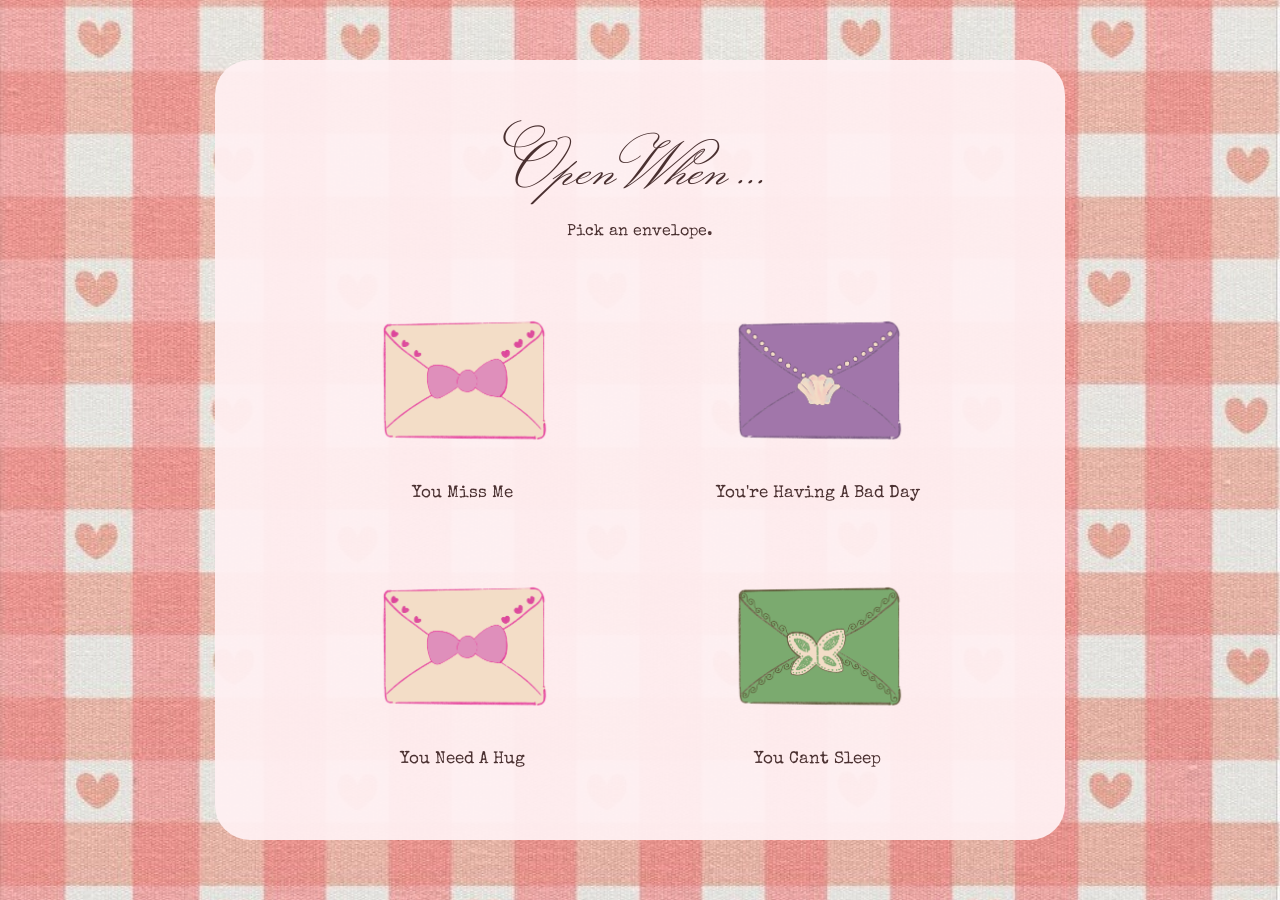
<file: index.html>
<!DOCTYPE html>
<html lang="en">
<head>
    <meta charset="UTF-8">
    <meta name="viewport" content="width=device-width, initial-scale=1.0">
    <title>Open When Letters</title>


    <link rel="stylesheet" href="styles.css">

</head>
<body>

    <main class ="home">
        <h1>Open When ...</h1>
        <p>Pick an envelope.</p>

        <section class="envelope-grid">
            
            <a href="letter.html?letter=miss-you" class="envelope">
                <img src ="images/miss-you.png" alt="Open When You Miss Me"/>
                <p>You Miss Me</p>
            </a>

            <a href="letter.html?letter=bad-day" class="envelope">
                <img src ="images/bad-day.png" alt="Open When You're Having A Bad Day"/>
                <p>You're Having A Bad Day</p>
            </a>

            <a href="letter.html?letter=need-a-hug" class="envelope">
                <img src ="images/miss-you.png" alt="Open When Need A Hug"/>
                <p>You Need A Hug</p>
            </a>

            <a href="letter.html?letter=cant-sleep" class="envelope">
                <img src ="images/cant-sleep.png" alt="Open When You Cant Sleep"/>
                <p>You Cant Sleep</p>
            </a>

            <a href="letter.html?letter=love-you" class="envelope">
                <img src ="images/love-you.png" alt="Open When You Need To Know I Love You"/>
                <p>You Need Reassurance</p>
            </a>

            <a href="letter.html?letter=thinking-of-you" class="envelope">
                <img src ="images/thinking-of-you.png" alt="Open When You're Thinking Of Me"/>
                <p>You're Thinking of Me</p>
            </a>
        </section>
<!-- Newly added code: -->
    <div class="main-container">

    <!-- Your envelope cards here -->

    <a href="https://www.linkedin.com/in/mohammed-shahin6610/" class="view-authority">VIEW AUTHORITY</a>

</div>
    </main>
</body>
</html>
</file>
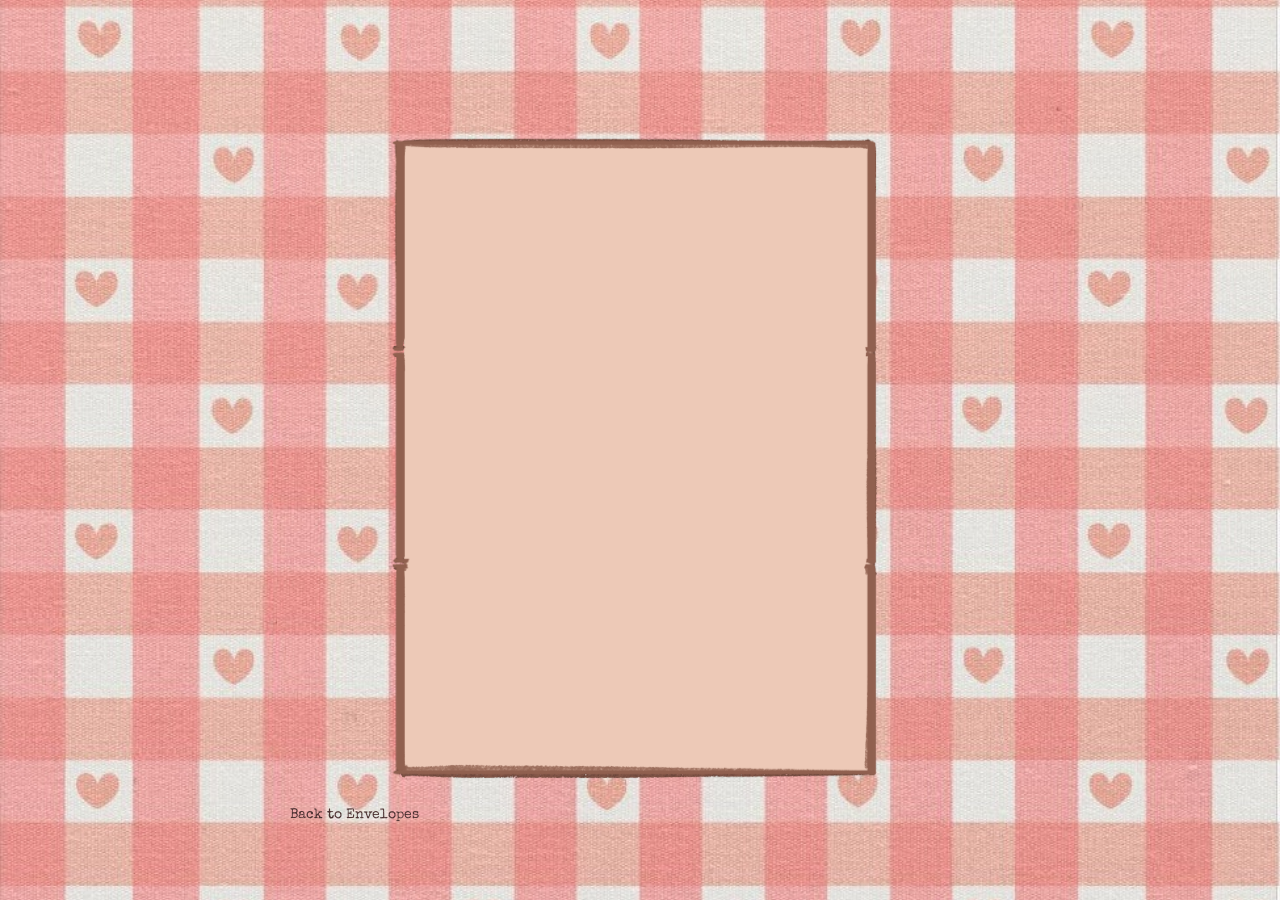
<file: letter.html>
<!doctype html>
<html lang="en">
  <head>
    <meta charset="UTF-8" />
    <meta name="viewport" content="width=device-width, initial-scale=1.0" />

    <title>Your Letter</title>

    <link rel="stylesheet" href="styles.css" />
  </head>
  <body>
    <main class="letter-page">
      <div class="letter-container">
        <img
          src="images/envelope-opening.GIF"
          alt="Opening Letter"
          class="opening-gif"
        />
        <div class="letter-text hidden">
          <h1 id="letter-title"></h1>
          <p id="letter-message"></p>
        </div>
      </div>
      <a href="index.html" class="back-link"> Back to Envelopes </a>
    </main>
    <script src="script.js"></script>
  </body>
</html>
</file>
<file: styles.css>
@import url('https://fonts.googleapis.com/css2?family=Monsieur+La+Doulaise&family=Special+Elite&display=swap');

* {
    box-sizing: border-box;
}

body {
    margin: 0;
    min-height: 100vh;

    background-image: url("images/bg.jpg");
    background-size: cover;
    background-position: center;
    background-repeat: no-repeat;
    background-attachment: fixed;

    color: #4a3030;
    font-family: "Special Elite", monospace;

    display: flex;
    align-items: center;
    justify-content: center;
}

a {
    color: inherit;
}

/* Home Page */

.home {
    width: 850px;
    max-width: 90vw;

    height: 780px;
    max-height: 90vh;

    background: rgba(255, 241, 243, 0.94);

    border-radius: 35px;
    padding: 60px 70px;

    overflow-y: auto;

    scrollbar-width: none;
    -ms-overflow-style: none;
}

.home::-webkit-scrollbar {
    display: none;
}

.home h1 {
    margin: 0 0 10px;
    font-family: "Monsieur La Doulaise", cursive;
    font-size: 60px;
    font-weight: 400;
    text-align: center;
}

.home > p {
    margin: 0 0 45px;
    text-align: center;
}

/* Envelope Grid */

.envelope-grid {
    display: grid;

    grid-template-columns: 1fr 1fr;

    gap: 45px 60px;
    width: 650px;
    max-width: 100%;
    margin: 0 auto;
}

.envelope {
    width: 260px;
    justify-self: center;
    text-align: center;
    text-decoration: none;
    transition: transform 0.2s ease;
}

.envelope img {
    display: block;

    width: 250px;
    height: 185px;
    margin: 0 auto;

    object-fit: contain;
}

.envelope p {
    margin: 12px 0 0;
    font-size: 17px;
    line-height: 1.4;
}

.envelope:hover {
    transform: translateY(-6px);
}


/* Letter Page */
.letter-container {
    position: relative;
    width: 700px;
    max-width: 90vw;
    margin-top: 30px;
}

.opening-gif {
    display: block;
    width: 100%;
    height: auto;
}

.letter-text {
    position: absolute;
    top: 50%;
    left: 50%;

    transform: translate(-50%, -50%);

    width: 55%;

    text-align: center;
    opacity: 1;
    transition: opacity 1.5s ease;
}

.letter-text.hidden {
    opacity: 0;
}

.letter-text h1 {
    margin: 0 0 20px;
    font-size: 24px;
    font-weight: normal;
}

.letter-text p {
    margin: 0;
    font-size: 16px;
    line-height: 1.6;
}

.back-link {
    margin-top: 30px;
    font-size: 14px;
    text-decoration: none;
}

.back-link:hover{
    text-decoration: underline;
}

/* mobile version */
@media (max-width: 600px) {

  body {
    padding: 20px 0;
  }


  /* HOME */

  .home {
    width: 90vw;

    height: 80vh;

    padding: 40px 15px;

    border-radius: 25px;

    overflow-y: auto;

    /* Hide scrollbar */
    scrollbar-width: none;
    -ms-overflow-style: none;
  }

  .home::-webkit-scrollbar {
    display: none;
  }

  .home h1 {
    font-size: 42px;
  }

  .home > p {
    margin-bottom: 30px;
  }


  /* ENVELOPES */

  .envelope-grid {
    width: 100%;

    grid-template-columns: 1fr 1fr;

    gap: 30px 0;

    justify-items: center;
  }

  .envelope {
    width: 150px;

    justify-self: center;
  }

  .envelope img {
    width: 150px;
    height: 115px;
  }

  .envelope p {
    margin-top: 8px;

    font-size: 14px;
  }


  /* LETTER */

  .letter-page {
    padding: 30px 15px;
  }

  .letter-container {
    width: 95vw;

    margin-top: 20px;
  }

  .letter-text {
    width: 55%;
  }

  .letter-text h1 {
    margin-bottom: 12px;

    font-size: 18px;
  }

  .letter-text p {
    font-size: 12px;
    line-height: 1.5;
  }


  /* BACK LINK */

  .back-link {
    margin-top: 20px;

    font-size: 13px;
  }

  /*New One*/
  
}

.main-container {
    position: relative;
}

.view-authority {
    position: absolute;
    bottom: -40px;
    right: 30px;
}
</file>
